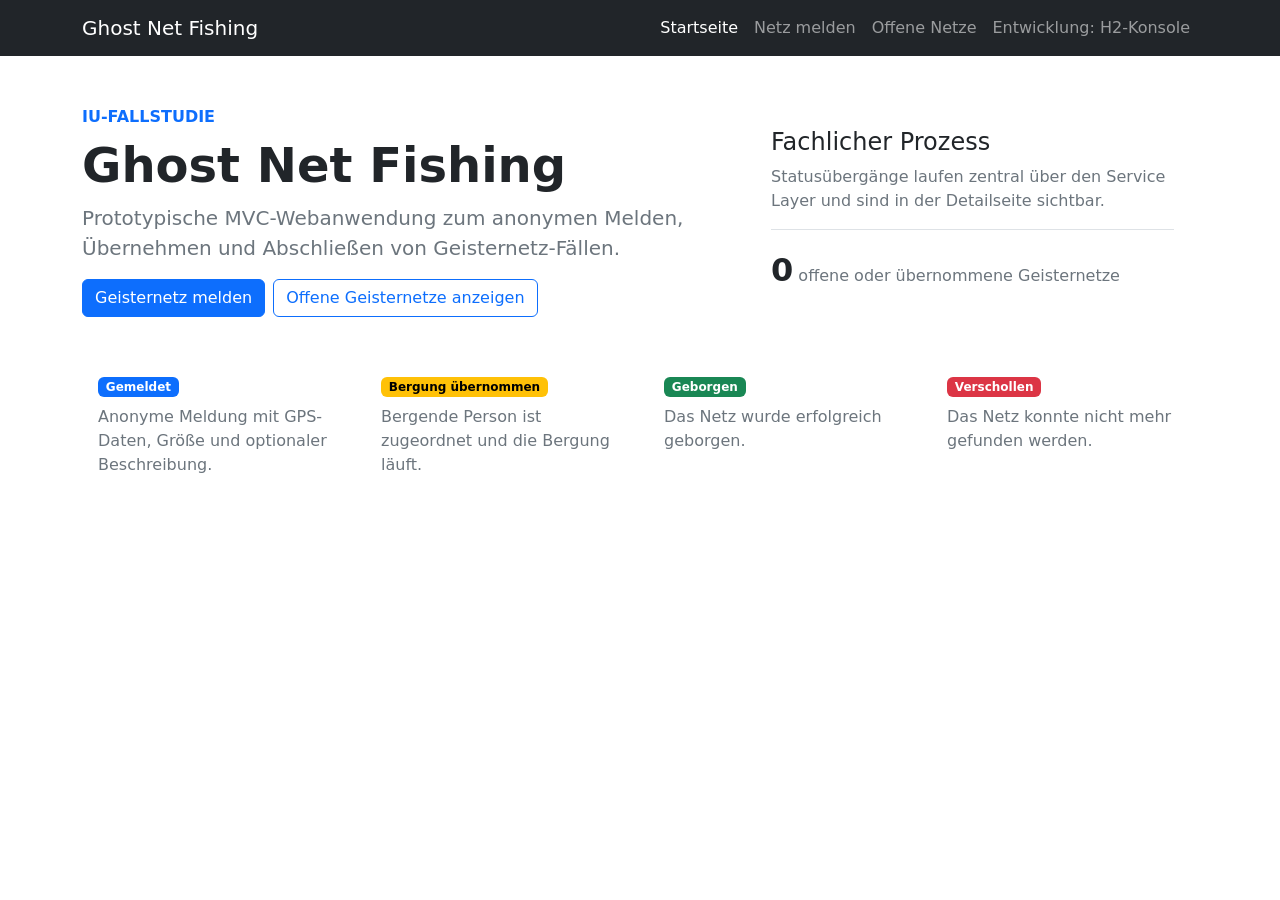
<file: Java EE/src/main/resources/templates/index.html>
<!doctype html>
<html lang="de" xmlns:th="http://www.thymeleaf.org">
<head>
    <meta charset="utf-8">
    <meta name="viewport" content="width=device-width, initial-scale=1">
    <title>Ghost Net Fishing</title>
    <link href="https://cdn.jsdelivr.net/npm/bootstrap@5.3.3/dist/css/bootstrap.min.css" rel="stylesheet">
    <link rel="stylesheet" th:href="@{/css/styles.css}">
</head>
<body>
<nav class="navbar navbar-expand-lg bg-dark navbar-dark">
    <div class="container page-shell">
        <a class="navbar-brand" th:href="@{/}">Ghost Net Fishing</a>
        <div class="navbar-nav">
            <a class="nav-link active" th:href="@{/}">Startseite</a>
            <a class="nav-link" th:href="@{/report}">Netz melden</a>
            <a class="nav-link" th:href="@{/open-nets}">Offene Netze</a>
            <a class="nav-link" th:href="@{/h2-console}">Entwicklung: H2-Konsole</a>
        </div>
    </div>
</nav>

<main class="container page-shell py-5">
    <div class="row align-items-center g-4">
        <div class="col-lg-7">
            <p class="text-uppercase text-primary fw-semibold mb-2">IU-Fallstudie</p>
            <h1 class="display-5 fw-bold">Ghost Net Fishing</h1>
            <p class="lead text-secondary">
                Prototypische MVC-Webanwendung zum anonymen Melden, Übernehmen und Abschließen von Geisternetz-Fällen.
            </p>
            <div class="d-flex gap-2 flex-wrap">
                <a class="btn btn-primary" th:href="@{/report}">Geisternetz melden</a>
                <a class="btn btn-outline-primary" th:href="@{/open-nets}">Offene Geisternetze anzeigen</a>
            </div>
        </div>
        <div class="col-lg-5">
            <div class="form-section p-4">
                <h2 class="h4">Fachlicher Prozess</h2>
                <p class="text-secondary mb-3">
                    Statusübergänge laufen zentral über den Service Layer und sind in der Detailseite sichtbar.
                </p>
                <div class="border-top pt-3">
                    <span class="fs-2 fw-bold" th:text="${openNetCount}">0</span>
                    <span class="text-secondary">offene oder übernommene Geisternetze</span>
                </div>
            </div>
        </div>
    </div>

    <div class="row g-3 mt-4">
        <div class="col-md-3">
            <div class="form-section p-3 h-100 status-card">
                <span class="badge text-bg-primary mb-2">Gemeldet</span>
                <p class="mb-0 text-secondary">Anonyme Meldung mit GPS-Daten, Größe und optionaler Beschreibung.</p>
            </div>
        </div>
        <div class="col-md-3">
            <div class="form-section p-3 h-100 status-card">
                <span class="badge text-bg-warning mb-2">Bergung übernommen</span>
                <p class="mb-0 text-secondary">Bergende Person ist zugeordnet und die Bergung läuft.</p>
            </div>
        </div>
        <div class="col-md-3">
            <div class="form-section p-3 h-100 status-card">
                <span class="badge text-bg-success mb-2">Geborgen</span>
                <p class="mb-0 text-secondary">Das Netz wurde erfolgreich geborgen.</p>
            </div>
        </div>
        <div class="col-md-3">
            <div class="form-section p-3 h-100 status-card">
                <span class="badge text-bg-danger mb-2">Verschollen</span>
                <p class="mb-0 text-secondary">Das Netz konnte nicht mehr gefunden werden.</p>
            </div>
        </div>
    </div>
</main>
</body>
</html>
</file>
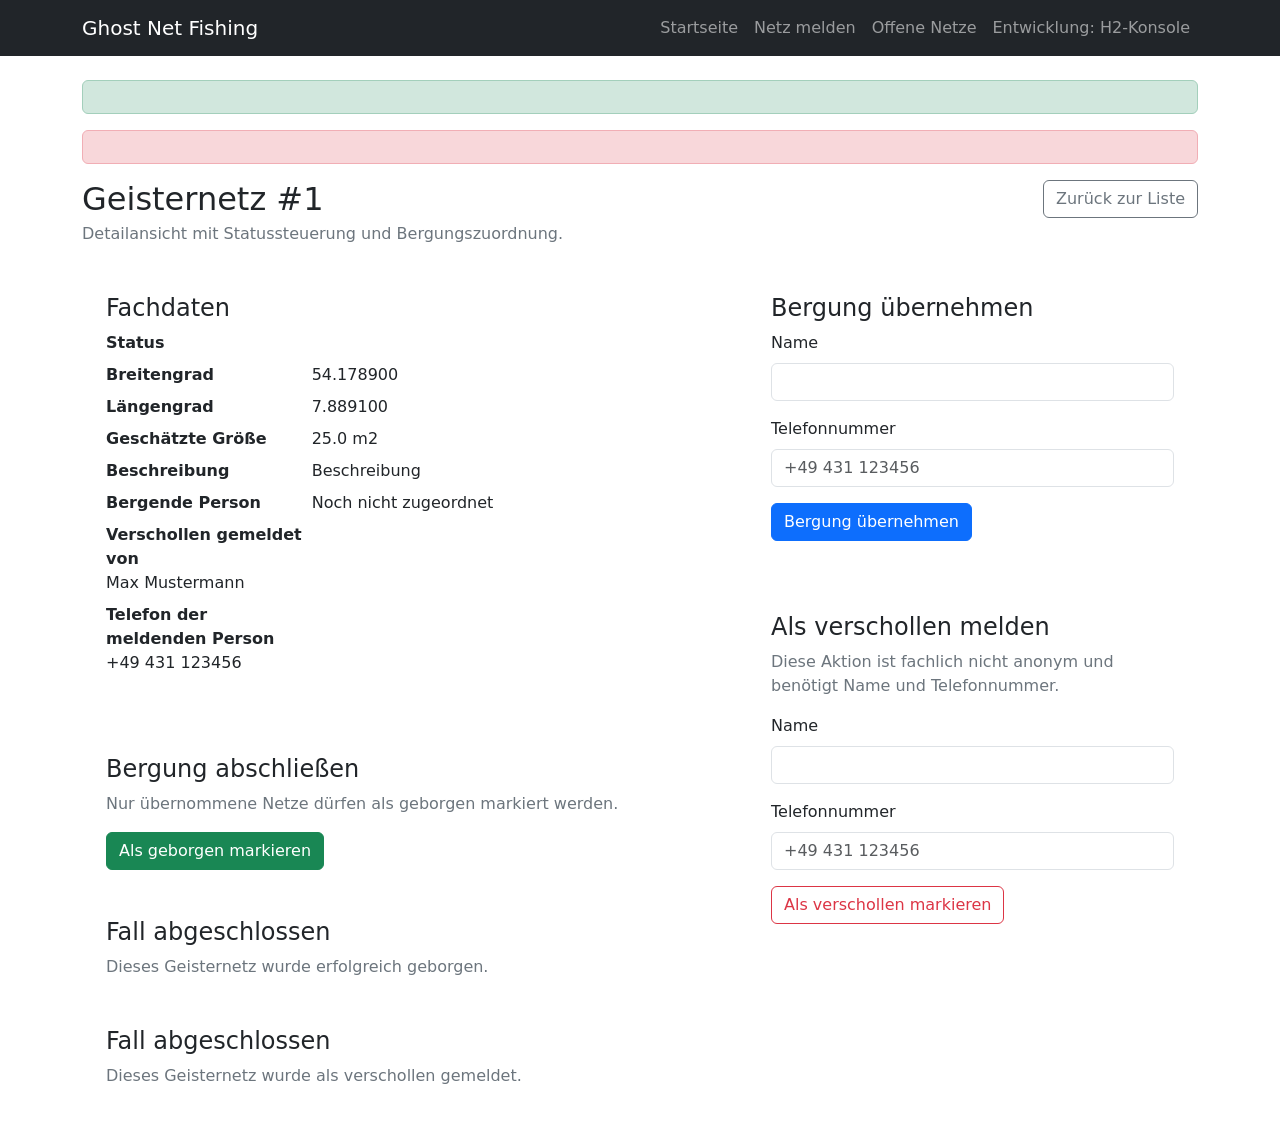
<file: Java EE/src/main/resources/templates/details.html>
<!doctype html>
<html lang="de" xmlns:th="http://www.thymeleaf.org">
<head>
    <meta charset="utf-8">
    <meta name="viewport" content="width=device-width, initial-scale=1">
    <title>Geisternetz Details</title>
    <link href="https://cdn.jsdelivr.net/npm/bootstrap@5.3.3/dist/css/bootstrap.min.css" rel="stylesheet">
    <link rel="stylesheet" th:href="@{/css/styles.css}">
</head>
<body>
<nav class="navbar navbar-expand-lg bg-dark navbar-dark">
    <div class="container page-shell">
        <a class="navbar-brand" th:href="@{/}">Ghost Net Fishing</a>
        <div class="navbar-nav">
            <a class="nav-link" th:href="@{/}">Startseite</a>
            <a class="nav-link" th:href="@{/report}">Netz melden</a>
            <a class="nav-link" th:href="@{/open-nets}">Offene Netze</a>
            <a class="nav-link" th:href="@{/h2-console}">Entwicklung: H2-Konsole</a>
        </div>
    </div>
</nav>

<main class="container page-shell py-4">
    <div th:if="${ghostNet != null}">
        <div th:if="${successMessage}" class="alert alert-success" th:text="${successMessage}"></div>
        <div th:if="${errorMessage}" class="alert alert-danger" th:text="${errorMessage}"></div>

        <div class="d-flex justify-content-between align-items-start mb-4">
            <div>
                <h1 class="h2 mb-1">Geisternetz #<span th:text="${ghostNet.id}">1</span></h1>
                <p class="text-secondary mb-0">Detailansicht mit Statussteuerung und Bergungszuordnung.</p>
            </div>
            <a class="btn btn-outline-secondary" th:href="@{/open-nets}">Zurück zur Liste</a>
        </div>

        <div class="row g-4">
            <div class="col-lg-7">
                <section class="form-section p-4 mb-4">
                    <h2 class="h4">Fachdaten</h2>
                    <dl class="row mb-0">
                        <dt class="col-sm-4">Status</dt>
                        <dd class="col-sm-8">
                            <span class="badge status-badge"
                                  th:classappend="${ghostNet.status.badgeClass}"
                                  th:text="${ghostNet.status.displayName}">Gemeldet</span>
                        </dd>
                        <dt class="col-sm-4">Breitengrad</dt>
                        <dd class="col-sm-8" th:text="${#numbers.formatDecimal(ghostNet.latitude, 1, 6)}">54.178900</dd>
                        <dt class="col-sm-4">Längengrad</dt>
                        <dd class="col-sm-8" th:text="${#numbers.formatDecimal(ghostNet.longitude, 1, 6)}">7.889100</dd>
                        <dt class="col-sm-4">Geschätzte Größe</dt>
                        <dd class="col-sm-8" th:text="${#numbers.formatDecimal(ghostNet.estimatedSize, 1, 1)} + ' m2'">25.0 m2</dd>
                        <dt class="col-sm-4">Beschreibung</dt>
                        <dd class="col-sm-8" th:text="${!#strings.isEmpty(ghostNet.description) ? ghostNet.description : 'Keine Beschreibung hinterlegt'}">Beschreibung</dd>
                        <dt class="col-sm-4">Bergende Person</dt>
                        <dd class="col-sm-8" th:text="${ghostNet.assignedRecoveryPerson != null ? ghostNet.assignedRecoveryPerson.name + ' (' + ghostNet.assignedRecoveryPerson.phone + ')' : 'Noch nicht zugeordnet'}">
                            Noch nicht zugeordnet
                        </dd>
                        <th:block th:if="${ghostNet.missing}">
                            <dt class="col-sm-4">Verschollen gemeldet von</dt>
                            <dd class="col-sm-8" th:text="${ghostNet.missingReporterName}">Max Mustermann</dd>
                            <dt class="col-sm-4">Telefon der meldenden Person</dt>
                            <dd class="col-sm-8" th:text="${ghostNet.missingReporterPhone}">+49 431 123456</dd>
                        </th:block>
                    </dl>
                </section>

                <section class="form-section p-4" th:if="${ghostNet.recoverable}">
                    <h2 class="h4">Bergung abschließen</h2>
                    <p class="text-secondary">Nur übernommene Netze dürfen als geborgen markiert werden.</p>
                    <form th:action="@{/ghost-nets/{id}/recover(id=${ghostNet.id})}" method="post">
                        <button class="btn btn-success" type="submit">Als geborgen markieren</button>
                    </form>
                </section>

                <section class="form-section p-4" th:if="${ghostNet.recovered}">
                    <h2 class="h4">Fall abgeschlossen</h2>
                    <p class="text-secondary mb-0">Dieses Geisternetz wurde erfolgreich geborgen.</p>
                </section>

                <section class="form-section p-4" th:if="${ghostNet.missing}">
                    <h2 class="h4">Fall abgeschlossen</h2>
                    <p class="text-secondary mb-0">Dieses Geisternetz wurde als verschollen gemeldet.</p>
                </section>
            </div>

            <div class="col-lg-5">
                <section class="form-section p-4 mb-4" th:if="${ghostNet.openForRecovery}">
                    <h2 class="h4">Bergung übernehmen</h2>
                    <form th:action="@{/ghost-nets/{id}/assign(id=${ghostNet.id})}" th:object="${recoveryPerson}" method="post" novalidate>
                        <div class="mb-3">
                            <label for="name" class="form-label">Name</label>
                            <input id="name" class="form-control" th:classappend="${#fields.hasErrors('name') ? 'is-invalid' : ''}" type="text" th:field="*{name}">
                            <div class="invalid-feedback" th:if="${#fields.hasErrors('name')}" th:errors="*{name}"></div>
                        </div>
                        <div class="mb-3">
                            <label for="phone" class="form-label">Telefonnummer</label>
                            <input id="phone" class="form-control" th:classappend="${#fields.hasErrors('phone') ? 'is-invalid' : ''}" type="text" th:field="*{phone}" placeholder="+49 431 123456">
                            <div class="invalid-feedback" th:if="${#fields.hasErrors('phone')}" th:errors="*{phone}"></div>
                        </div>
                        <button class="btn btn-primary" type="submit">Bergung übernehmen</button>
                    </form>
                </section>

                <section class="form-section p-4" th:if="${ghostNet.missingReportAllowed}">
                    <h2 class="h4">Als verschollen melden</h2>
                    <p class="text-secondary">Diese Aktion ist fachlich nicht anonym und benötigt Name und Telefonnummer.</p>
                    <form th:action="@{/ghost-nets/{id}/missing(id=${ghostNet.id})}" th:object="${missingReporter}" method="post" novalidate>
                        <div class="mb-3">
                            <label for="missingName" class="form-label">Name</label>
                            <input id="missingName" class="form-control" th:classappend="${#fields.hasErrors('missingReporterName') ? 'is-invalid' : ''}" type="text" th:field="*{missingReporterName}">
                            <div class="invalid-feedback" th:if="${#fields.hasErrors('missingReporterName')}" th:errors="*{missingReporterName}"></div>
                        </div>
                        <div class="mb-3">
                            <label for="missingPhone" class="form-label">Telefonnummer</label>
                            <input id="missingPhone" class="form-control" th:classappend="${#fields.hasErrors('missingReporterPhone') ? 'is-invalid' : ''}" type="text" th:field="*{missingReporterPhone}" placeholder="+49 431 123456">
                            <div class="invalid-feedback" th:if="${#fields.hasErrors('missingReporterPhone')}" th:errors="*{missingReporterPhone}"></div>
                        </div>
                        <button class="btn btn-outline-danger" type="submit">Als verschollen markieren</button>
                    </form>
                </section>
            </div>
        </div>
    </div>
</main>
</body>
</html>
</file>
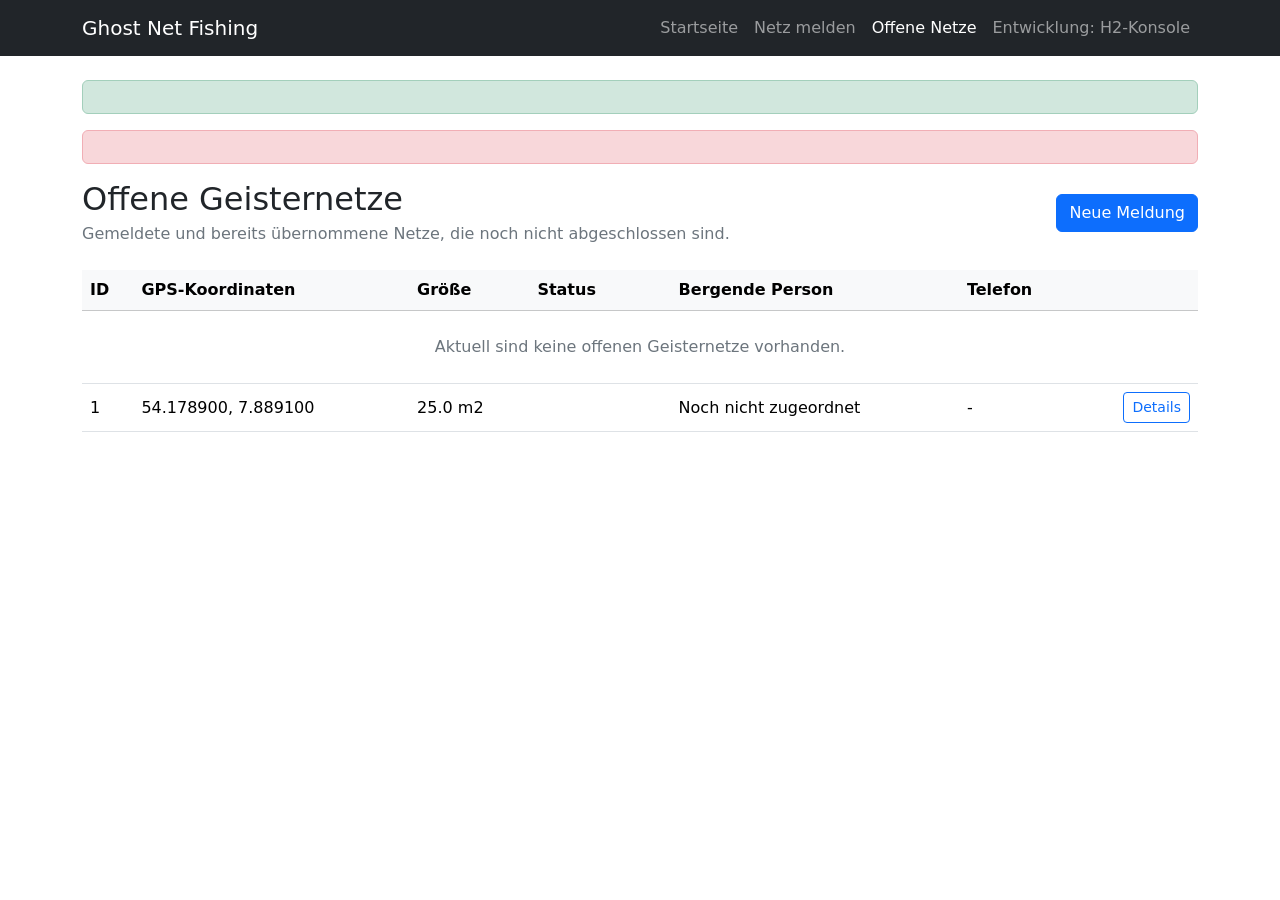
<file: Java EE/src/main/resources/templates/open-nets.html>
<!doctype html>
<html lang="de" xmlns:th="http://www.thymeleaf.org">
<head>
    <meta charset="utf-8">
    <meta name="viewport" content="width=device-width, initial-scale=1">
    <title>Offene Geisternetze</title>
    <link href="https://cdn.jsdelivr.net/npm/bootstrap@5.3.3/dist/css/bootstrap.min.css" rel="stylesheet">
    <link rel="stylesheet" th:href="@{/css/styles.css}">
</head>
<body>
<nav class="navbar navbar-expand-lg bg-dark navbar-dark">
    <div class="container page-shell">
        <a class="navbar-brand" th:href="@{/}">Ghost Net Fishing</a>
        <div class="navbar-nav">
            <a class="nav-link" th:href="@{/}">Startseite</a>
            <a class="nav-link" th:href="@{/report}">Netz melden</a>
            <a class="nav-link active" th:href="@{/open-nets}">Offene Netze</a>
            <a class="nav-link" th:href="@{/h2-console}">Entwicklung: H2-Konsole</a>
        </div>
    </div>
</nav>

<main class="container page-shell py-4">
    <div th:if="${successMessage}" class="alert alert-success" th:text="${successMessage}"></div>
    <div th:if="${errorMessage}" class="alert alert-danger" th:text="${errorMessage}"></div>
    <div class="d-flex justify-content-between align-items-center mb-4">
        <div>
            <h1 class="h2 mb-1">Offene Geisternetze</h1>
            <p class="text-secondary mb-0">Gemeldete und bereits übernommene Netze, die noch nicht abgeschlossen sind.</p>
        </div>
        <a class="btn btn-primary" th:href="@{/report}">Neue Meldung</a>
    </div>

    <div class="form-section p-0 overflow-hidden table-responsive">
        <table class="table table-hover align-middle mb-0">
            <thead class="table-light">
            <tr>
                <th>ID</th>
                <th>GPS-Koordinaten</th>
                <th>Größe</th>
                <th>Status</th>
                <th>Bergende Person</th>
                <th>Telefon</th>
                <th></th>
            </tr>
            </thead>
            <tbody>
            <tr th:if="${#lists.isEmpty(ghostNets)}">
                <td colspan="7" class="text-center text-secondary py-4">Aktuell sind keine offenen Geisternetze vorhanden.</td>
            </tr>
            <tr th:each="ghostNet : ${ghostNets}">
                <td th:text="${ghostNet.id}">1</td>
                <td>
                    <span th:text="${#numbers.formatDecimal(ghostNet.latitude, 1, 6)}">54.178900</span>,
                    <span th:text="${#numbers.formatDecimal(ghostNet.longitude, 1, 6)}">7.889100</span>
                </td>
                <td th:text="${#numbers.formatDecimal(ghostNet.estimatedSize, 1, 1)} + ' m2'">25.0 m2</td>
                <td>
                    <span class="badge status-badge"
                          th:classappend="${ghostNet.status.badgeClass}"
                          th:text="${ghostNet.status.displayName}">Gemeldet</span>
                </td>
                <td th:text="${ghostNet.assignedRecoveryPerson != null ? ghostNet.assignedRecoveryPerson.name : 'Noch nicht zugeordnet'}">Noch nicht zugeordnet</td>
                <td th:text="${ghostNet.assignedRecoveryPerson != null ? ghostNet.assignedRecoveryPerson.phone : '-'}">-</td>
                <td class="text-end">
                    <a class="btn btn-sm btn-outline-primary" th:href="@{/ghost-nets/{id}(id=${ghostNet.id})}">Details</a>
                </td>
            </tr>
            </tbody>
        </table>
    </div>
</main>
</body>
</html>
</file>
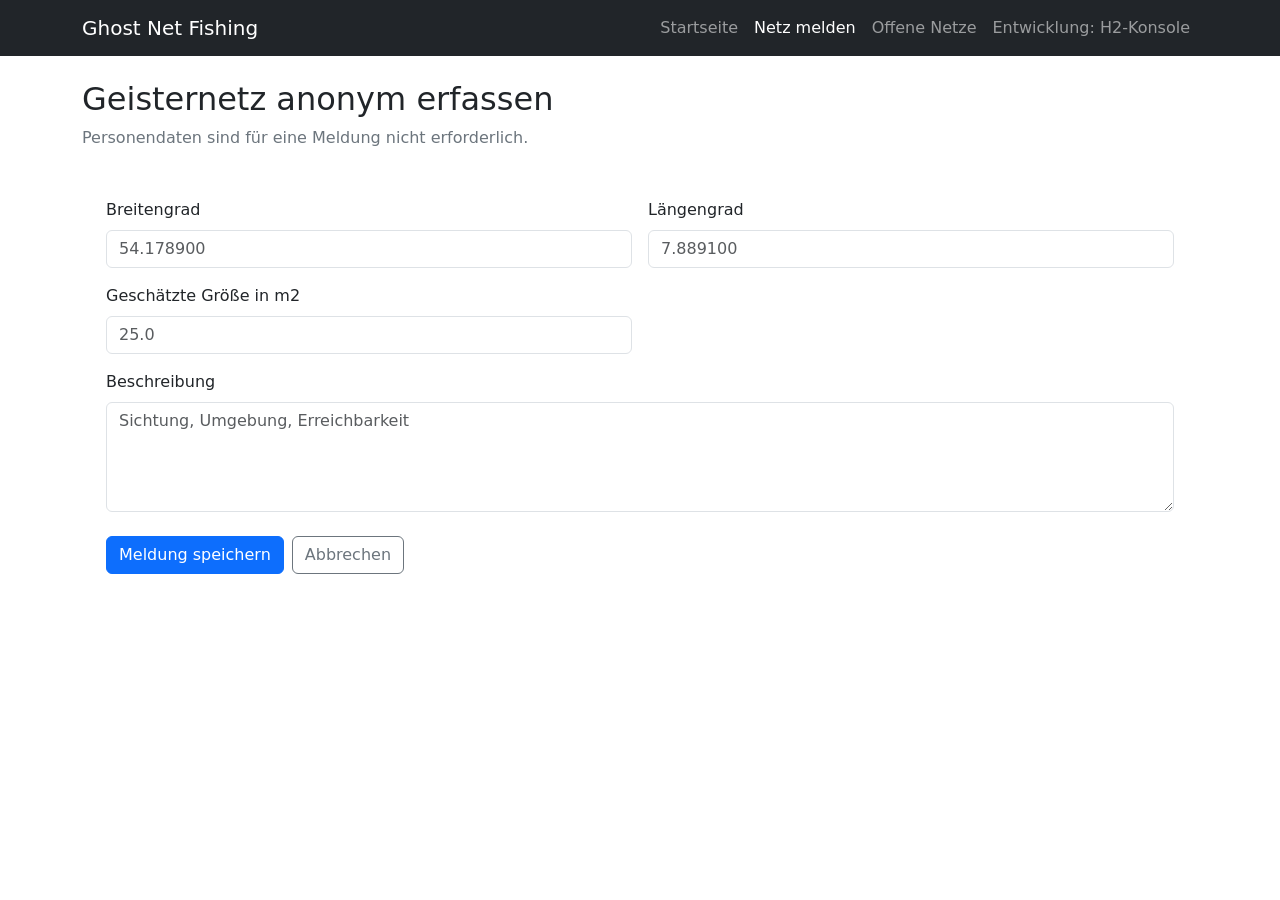
<file: Java EE/src/main/resources/templates/report.html>
<!doctype html>
<html lang="de" xmlns:th="http://www.thymeleaf.org">
<head>
    <meta charset="utf-8">
    <meta name="viewport" content="width=device-width, initial-scale=1">
    <title>Geisternetz melden</title>
    <link href="https://cdn.jsdelivr.net/npm/bootstrap@5.3.3/dist/css/bootstrap.min.css" rel="stylesheet">
    <link rel="stylesheet" th:href="@{/css/styles.css}">
</head>
<body>
<nav class="navbar navbar-expand-lg bg-dark navbar-dark">
    <div class="container page-shell">
        <a class="navbar-brand" th:href="@{/}">Ghost Net Fishing</a>
        <div class="navbar-nav">
            <a class="nav-link" th:href="@{/}">Startseite</a>
            <a class="nav-link active" th:href="@{/report}">Netz melden</a>
            <a class="nav-link" th:href="@{/open-nets}">Offene Netze</a>
            <a class="nav-link" th:href="@{/h2-console}">Entwicklung: H2-Konsole</a>
        </div>
    </div>
</nav>

<main class="container page-shell py-4">
    <div class="mb-4">
        <h1 class="h2">Geisternetz anonym erfassen</h1>
        <p class="text-secondary mb-0">Personendaten sind für eine Meldung nicht erforderlich.</p>
    </div>

    <form class="form-section p-4" th:action="@{/report}" th:object="${ghostNet}" method="post" novalidate>
        <div class="row g-3">
            <div class="col-md-6">
                <label for="latitude" class="form-label">Breitengrad</label>
                <input id="latitude" class="form-control" th:classappend="${#fields.hasErrors('latitude') ? 'is-invalid' : ''}" type="number" step="0.000001" th:field="*{latitude}" placeholder="54.178900">
                <div class="invalid-feedback" th:if="${#fields.hasErrors('latitude')}" th:errors="*{latitude}"></div>
            </div>
            <div class="col-md-6">
                <label for="longitude" class="form-label">Längengrad</label>
                <input id="longitude" class="form-control" th:classappend="${#fields.hasErrors('longitude') ? 'is-invalid' : ''}" type="number" step="0.000001" th:field="*{longitude}" placeholder="7.889100">
                <div class="invalid-feedback" th:if="${#fields.hasErrors('longitude')}" th:errors="*{longitude}"></div>
            </div>
            <div class="col-md-6">
                <label for="estimatedSize" class="form-label">Geschätzte Größe in m2</label>
                <input id="estimatedSize" class="form-control" th:classappend="${#fields.hasErrors('estimatedSize') ? 'is-invalid' : ''}" type="number" min="0.1" step="0.1" th:field="*{estimatedSize}" placeholder="25.0">
                <div class="invalid-feedback" th:if="${#fields.hasErrors('estimatedSize')}" th:errors="*{estimatedSize}"></div>
            </div>
            <div class="col-12">
                <label for="description" class="form-label">Beschreibung</label>
                <textarea id="description" class="form-control" rows="4" th:field="*{description}" placeholder="Sichtung, Umgebung, Erreichbarkeit"></textarea>
            </div>
        </div>
        <div class="d-flex gap-2 mt-4">
            <button class="btn btn-primary" type="submit">Meldung speichern</button>
            <a class="btn btn-outline-secondary" th:href="@{/}">Abbrechen</a>
        </div>
    </form>
</main>
</body>
</html>
</file>
